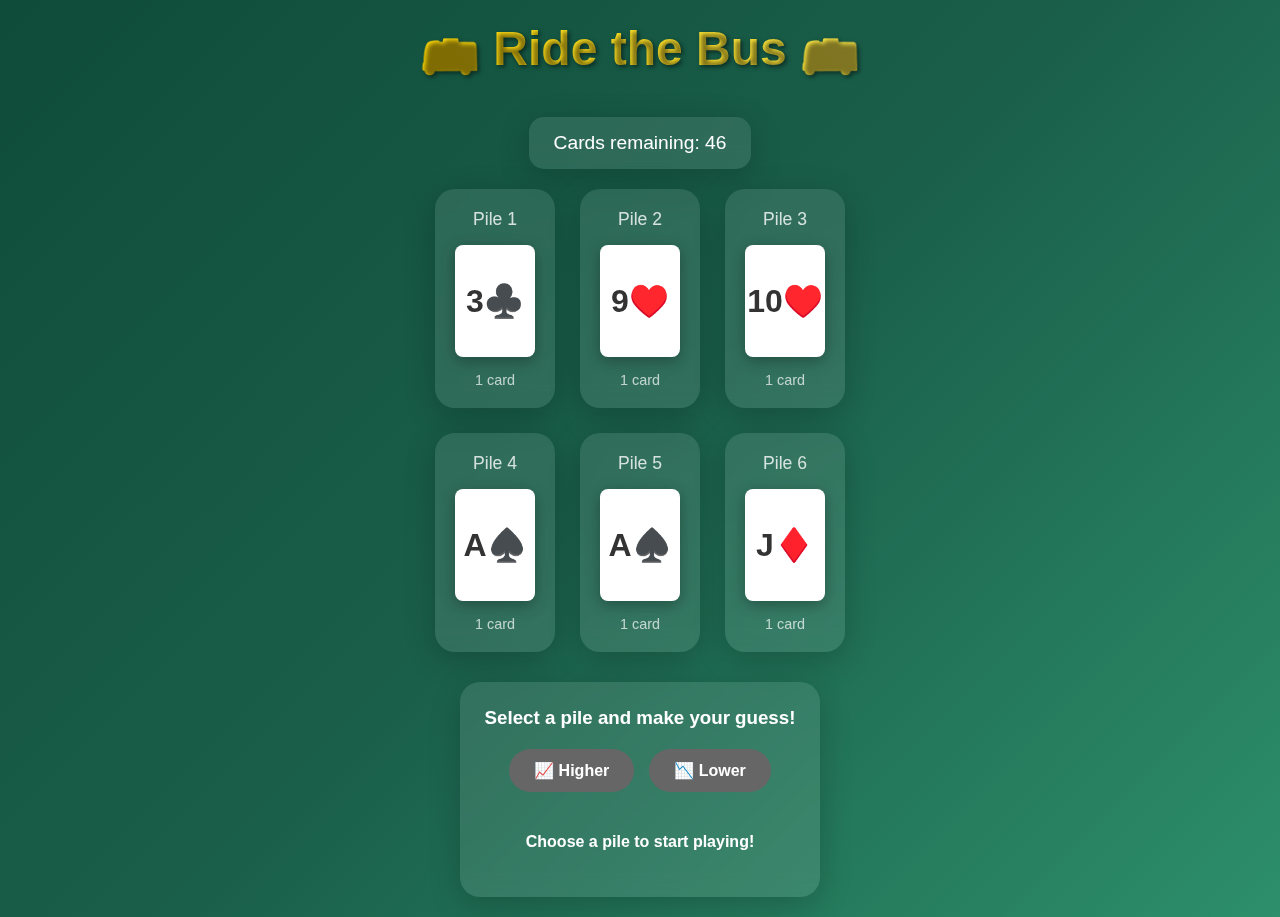
<file: index.html>
<!DOCTYPE html>
<html lang="en">
<head>
    <meta charset="UTF-8">
    <meta name="viewport" content="width=device-width, initial-scale=1.0">
    <title>Ride the Bus</title>
    <link rel="stylesheet" href="styles.css">
</head>
<body>
    <div class="game-header">
        <h1>🚌 Ride the Bus 🚌</h1>
    </div>

    <div class="deck-info">
        <span id="deck-count">Cards remaining: 46</span>
    </div>

    <div class="piles-container" id="piles-container">
        <!-- Piles will be generated by JS -->
    </div>

    <div class="controls" id="controls">
        <h3>Select a pile and make your guess!</h3>
        <div class="button-group">
            <button class="higher-btn" id="higher-btn" disabled>📈 Higher</button>
            <button class="lower-btn" id="lower-btn" disabled>📉 Lower</button>
        </div>
        <div class="message" id="message">Choose a pile to start playing!</div>
    </div>

    <script src="game.js"></script>
</body>
</html>
</file>
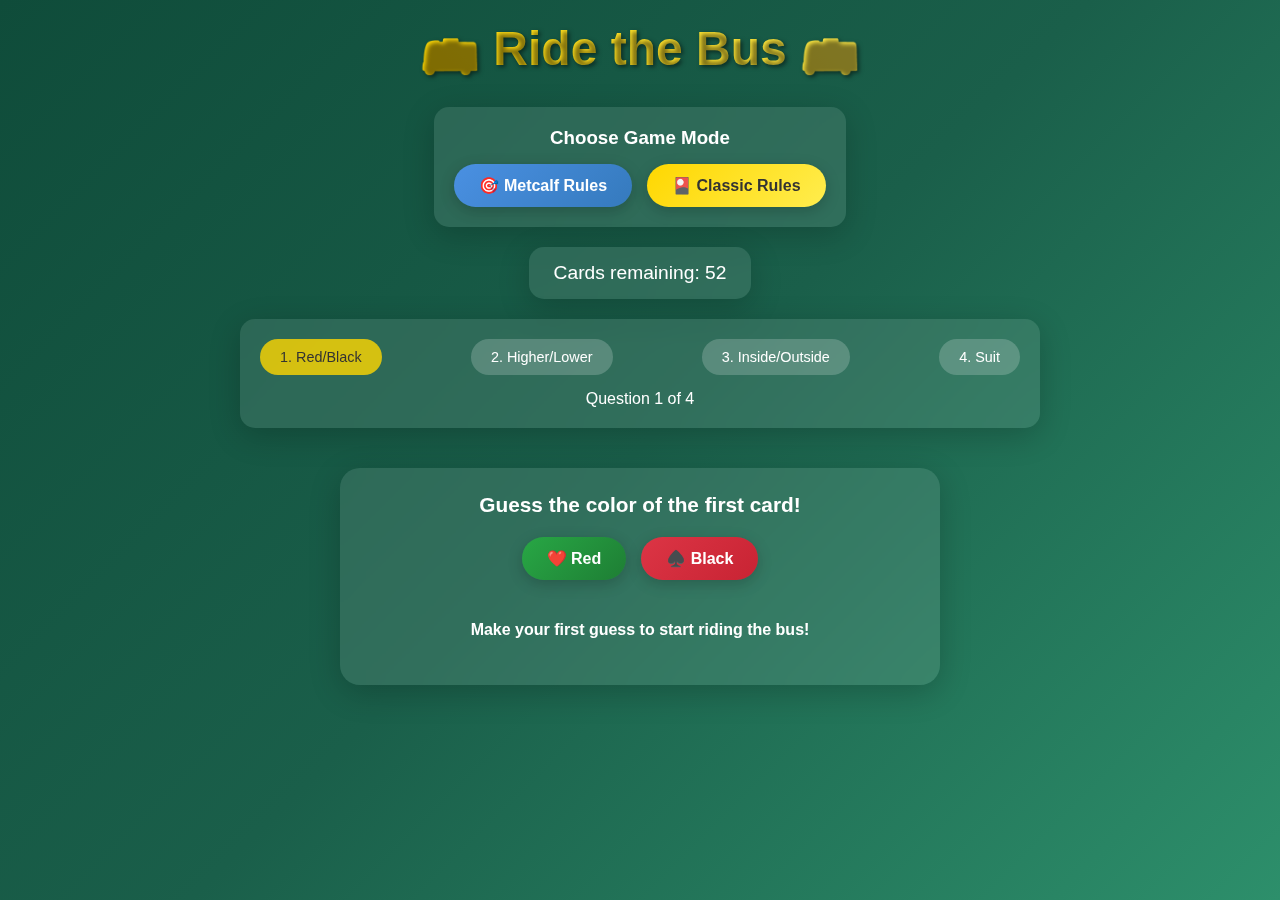
<file: new.html>
<!DOCTYPE html>
<html lang="en">
<head>
    <meta charset="UTF-8">
    <meta name="viewport" content="width=device-width, initial-scale=1.0">
    <title>Ride the Bus - Enhanced</title>
    <style>
        * {
            margin: 0;
            padding: 0;
            box-sizing: border-box;
        }

        body {
            font-family: 'Arial', sans-serif;
            background: linear-gradient(135deg, #0f4c3a, #1a5f4a, #2d8f6b);
            color: white;
            min-height: 100vh;
            display: flex;
            flex-direction: column;
            align-items: center;
            padding: 20px;
        }

        .game-header {
            text-align: center;
            margin-bottom: 20px;
        }

        .game-header h1 {
            font-size: 3rem;
            text-shadow: 2px 2px 4px rgba(0,0,0,0.5);
            margin-bottom: 10px;
            background: linear-gradient(45deg, #ffd700, #ffed4e);
            -webkit-background-clip: text;
            -webkit-text-fill-color: transparent;
            background-clip: text;
        }

        .mode-selector {
            background: rgba(255,255,255,0.1);
            padding: 20px;
            border-radius: 15px;
            backdrop-filter: blur(10px);
            margin-bottom: 20px;
            text-align: center;
            box-shadow: 0 8px 32px rgba(0,0,0,0.2);
        }

        .mode-buttons {
            display: flex;
            gap: 15px;
            justify-content: center;
            margin-top: 15px;
        }

        .mode-btn {
            background: linear-gradient(135deg, #4a90e2, #357abd);
            color: white;
            border: none;
            padding: 12px 25px;
            border-radius: 25px;
            font-size: 1rem;
            font-weight: bold;
            cursor: pointer;
            transition: all 0.3s ease;
            box-shadow: 0 4px 15px rgba(0,0,0,0.2);
        }

        .mode-btn:hover {
            transform: translateY(-2px);
            box-shadow: 0 6px 20px rgba(0,0,0,0.3);
        }

        .mode-btn.active {
            background: linear-gradient(135deg, #ffd700, #ffed4e);
            color: #333;
        }

        .deck-info {
            background: rgba(255,255,255,0.1);
            padding: 15px 25px;
            border-radius: 15px;
            backdrop-filter: blur(10px);
            margin-bottom: 20px;
            font-size: 1.2rem;
            box-shadow: 0 8px 32px rgba(0,0,0,0.2);
        }

        /* Metcalf Mode Styles */
        .piles-container {
            display: grid;
            grid-template-columns: repeat(3, 1fr);
            gap: 25px;
            margin-bottom: 30px;
            max-width: 900px;
            width: 100%;
        }

        .pile {
            background: rgba(255,255,255,0.1);
            border-radius: 20px;
            padding: 20px;
            text-align: center;
            backdrop-filter: blur(10px);
            box-shadow: 0 8px 32px rgba(0,0,0,0.2);
            transition: all 0.3s ease;
            cursor: pointer;
            position: relative;
            overflow: hidden;
        }

        .pile:hover {
            transform: translateY(-5px);
            box-shadow: 0 15px 40px rgba(0,0,0,0.3);
            background: rgba(255,255,255,0.15);
        }

        .pile.selected {
            background: rgba(255, 215, 0, 0.2);
            border: 2px solid #ffd700;
            box-shadow: 0 0 20px rgba(255, 215, 0, 0.4);
        }

        .pile-header {
            font-size: 1.1rem;
            margin-bottom: 15px;
            opacity: 0.8;
        }

        .pile-count {
            font-size: 0.9rem;
            opacity: 0.7;
        }

        /* Classic Mode Styles */
        .classic-container {
            max-width: 800px;
            width: 100%;
            text-align: center;
        }

        .question-progress {
            background: rgba(255,255,255,0.1);
            padding: 20px;
            border-radius: 15px;
            backdrop-filter: blur(10px);
            margin-bottom: 20px;
            box-shadow: 0 8px 32px rgba(0,0,0,0.2);
        }

        .progress-bar {
            display: flex;
            justify-content: space-between;
            margin-bottom: 15px;
        }

        .progress-step {
            background: rgba(255,255,255,0.2);
            padding: 10px 20px;
            border-radius: 20px;
            font-size: 0.9rem;
            transition: all 0.3s ease;
        }

        .progress-step.completed {
            background: rgba(40, 167, 69, 0.8);
        }

        .progress-step.current {
            background: rgba(255, 215, 0, 0.8);
            color: #333;
        }

        .cards-display {
            display: flex;
            gap: 15px;
            justify-content: center;
            margin-bottom: 20px;
            flex-wrap: wrap;
        }

        .card {
            width: 80px;
            height: 112px;
            background: white;
            border-radius: 8px;
            display: flex;
            align-items: center;
            justify-content: center;
            font-size: 1.8rem;
            font-weight: bold;
            color: #333;
            box-shadow: 0 4px 15px rgba(0,0,0,0.3);
            position: relative;
            transition: all 0.5s ease;
            transform-style: preserve-3d;
        }

        .card.hidden {
            background: linear-gradient(135deg, #2c3e50, #3498db);
            color: white;
            font-size: 1rem;
        }

        .card.flipping {
            animation: cardFlip 0.8s ease-in-out;
        }

        .card.new-card {
            animation: cardDeal 0.6s ease-out;
        }

        @keyframes cardFlip {
            0% { transform: rotateY(0deg); }
            50% { transform: rotateY(90deg) scale(1.1); }
            100% { transform: rotateY(0deg); }
        }

        @keyframes cardDeal {
            0% { 
                transform: translateY(-100px) rotate(180deg) scale(0.5);
                opacity: 0;
            }
            100% { 
                transform: translateY(0) rotate(0deg) scale(1);
                opacity: 1;
            }
        }

        .controls {
            background: rgba(255,255,255,0.1);
            padding: 25px;
            border-radius: 20px;
            backdrop-filter: blur(10px);
            box-shadow: 0 8px 32px rgba(0,0,0,0.2);
            text-align: center;
            max-width: 600px;
            width: 100%;
        }

        .controls h3 {
            margin-bottom: 20px;
            font-size: 1.3rem;
        }

        .button-group {
            display: flex;
            gap: 15px;
            justify-content: center;
            margin-bottom: 20px;
            flex-wrap: wrap;
        }

        button {
            background: linear-gradient(135deg, #4a90e2, #357abd);
            color: white;
            border: none;
            padding: 12px 25px;
            border-radius: 25px;
            font-size: 1rem;
            font-weight: bold;
            cursor: pointer;
            transition: all 0.3s ease;
            box-shadow: 0 4px 15px rgba(0,0,0,0.2);
        }

        button:hover {
            transform: translateY(-2px);
            box-shadow: 0 6px 20px rgba(0,0,0,0.3);
            background: linear-gradient(135deg, #5ba0f2, #4080cd);
        }

        button:disabled {
            background: #666;
            cursor: not-allowed;
            transform: none;
            box-shadow: none;
        }

        .higher-btn, .red-btn, .inside-btn {
            background: linear-gradient(135deg, #28a745, #1e7e34);
        }

        .higher-btn:hover:not(:disabled), .red-btn:hover:not(:disabled), .inside-btn:hover:not(:disabled) {
            background: linear-gradient(135deg, #34ce57, #218838);
        }

        .lower-btn, .black-btn, .outside-btn {
            background: linear-gradient(135deg, #dc3545, #c82333);
        }

        .lower-btn:hover:not(:disabled), .black-btn:hover:not(:disabled), .outside-btn:hover:not(:disabled) {
            background: linear-gradient(135deg, #e74c3c, #dc3545);
        }

        .suit-btn {
            background: linear-gradient(135deg, #6f42c1, #5a369f);
            min-width: 80px;
        }

        .suit-btn:hover:not(:disabled) {
            background: linear-gradient(135deg, #7952d1, #6f42c1);
        }

        .message {
            margin-top: 20px;
            padding: 15px 20px;
            border-radius: 10px;
            font-weight: bold;
            text-align: center;
            min-height: 60px;
            display: flex;
            align-items: center;
            justify-content: center;
            transition: all 0.3s ease;
        }

        .message.correct {
            background: rgba(40, 167, 69, 0.8);
            animation: messageSlide 0.5s ease-out;
        }

        .message.wrong {
            background: rgba(220, 53, 69, 0.8);
            animation: messageSlide 0.5s ease-out;
        }

        .message.same {
            background: rgba(255, 193, 7, 0.8);
            color: #333;
            animation: messageSlide 0.5s ease-out;
        }

        .message.game-over {
            background: rgba(108, 117, 125, 0.8);
            animation: messageSlide 0.5s ease-out;
        }

        @keyframes messageSlide {
            0% { transform: translateY(20px); opacity: 0; }
            100% { transform: translateY(0); opacity: 1; }
        }

        .game-over {
            text-align: center;
            margin-top: 30px;
        }

        .restart-btn {
            background: linear-gradient(135deg, #ffc107, #e0a800);
            color: #333;
            margin-top: 15px;
        }

        .restart-btn:hover {
            background: linear-gradient(135deg, #ffcd39, #ffc107);
        }

        .hidden {
            display: none;
        }

        @media (max-width: 768px) {
            .piles-container {
                grid-template-columns: repeat(2, 1fr);
                gap: 15px;
            }
            
            .game-header h1 {
                font-size: 2rem;
            }
            
            .button-group {
                flex-direction: column;
                align-items: center;
            }

            .mode-buttons {
                flex-direction: column;
            }

            .progress-bar {
                flex-direction: column;
                gap: 10px;
            }
        }
    </style>
</head>
<body>
    <div class="game-header">
        <h1>🚌 Ride the Bus 🚌</h1>
    </div>

    <div class="mode-selector">
        <h3>Choose Game Mode</h3>
        <div class="mode-buttons">
            <button class="mode-btn" id="metcalf-btn">🎯 Metcalf Rules</button>
            <button class="mode-btn active" id="classic-btn">🎴 Classic Rules</button>
        </div>
    </div>

    <div class="deck-info">
        <span id="deck-count">Cards remaining: 52</span>
    </div>

    <!-- Metcalf Mode -->
    <div class="piles-container hidden" id="metcalf-game">
        <!-- Piles will be generated by JS -->
    </div>

    <!-- Classic Mode -->
    <div class="classic-container" id="classic-game">
        <div class="question-progress">
            <div class="progress-bar">
                <div class="progress-step current" id="step-1">1. Red/Black</div>
                <div class="progress-step" id="step-2">2. Higher/Lower</div>
                <div class="progress-step" id="step-3">3. Inside/Outside</div>
                <div class="progress-step" id="step-4">4. Suit</div>
            </div>
            <div id="progress-text">Question 1 of 4</div>
        </div>

        <div class="cards-display" id="cards-display">
            <div class="card hidden" id="card-back">🎴</div>
        </div>
    </div>

    <div class="controls" id="controls">
        <h3 id="control-title">Guess the color of the first card!</h3>
        <div class="button-group" id="button-group">
            <button class="red-btn" id="red-btn">❤️ Red</button>
            <button class="black-btn" id="black-btn">♠️ Black</button>
        </div>
        <div class="message" id="message">Make your first guess to start riding the bus!</div>
    </div>

    <script>
        class RidetheBusGame {
            constructor() {
                this.mode = 'classic'; // 'classic' or 'metcalf'
                this.deck = [];
                this.piles = [];
                this.selectedPile = null;
                this.gameOver = false;
                
                // Classic mode properties
                this.currentStep = 1;
                this.revealedCards = [];
                this.totalSips = 0;
                
                this.initGame();
                this.setupEventListeners();
            }

            setupEventListeners() {
                // Mode switching
                document.getElementById('metcalf-btn').addEventListener('click', () => {
                    this.switchMode('metcalf');
                });
                
                document.getElementById('classic-btn').addEventListener('click', () => {
                    this.switchMode('classic');
                });

                // Classic mode buttons
                this.setupClassicButtons();
                
                // Metcalf mode buttons will be set up when mode is switched
            }

            setupClassicButtons() {
                const buttons = ['red-btn', 'black-btn', 'higher-btn', 'lower-btn', 'inside-btn', 'outside-btn'];
                const suitButtons = ['hearts-btn', 'diamonds-btn', 'clubs-btn', 'spades-btn'];
                
                buttons.forEach(id => {
                    const btn = document.getElementById(id);
                    if (btn) {
                        btn.addEventListener('click', (e) => {
                            this.handleClassicGuess(e.target.id);
                        });
                    }
                });
                
                suitButtons.forEach(id => {
                    const btn = document.getElementById(id);
                    if (btn) {
                        btn.addEventListener('click', (e) => {
                            this.handleClassicGuess(e.target.id);
                        });
                    }
                });
            }

            switchMode(newMode) {
                this.mode = newMode;
                
                // Update mode buttons
                document.querySelectorAll('.mode-btn').forEach(btn => btn.classList.remove('active'));
                document.getElementById(`${newMode}-btn`).classList.add('active');
                
                // Show/hide appropriate containers
                if (newMode === 'metcalf') {
                    document.getElementById('metcalf-game').classList.remove('hidden');
                    document.getElementById('classic-game').classList.add('hidden');
                } else {
                    document.getElementById('metcalf-game').classList.add('hidden');
                    document.getElementById('classic-game').classList.remove('hidden');
                }
                
                this.initGame();
            }

            initGame() {
                console.log(`Initializing ${this.mode} mode...`);
                
                // Create and shuffle deck
                this.deck = [];
                for (let value = 1; value <= 13; value++) {
                    for (let suit of ['♠️', '♥️', '♦️', '♣️']) {
                        this.deck.push({ value, suit });
                    }
                }
                this.shuffleDeck();
                
                if (this.mode === 'metcalf') {
                    this.initMetcalfMode();
                } else {
                    this.initClassicMode();
                }
                
                this.gameOver = false;
            }

            initMetcalfMode() {
                // Initialize 6 piles with one card each
                this.piles = [];
                for (let i = 0; i < 6; i++) {
                    this.piles.push([this.deck.pop()]);
                }
                
                this.selectedPile = null;
                this.renderMetcalfGame();
                this.updateMessage("Choose a pile to start playing!");
                this.setupMetcalfButtons();
            }

            initClassicMode() {
                this.currentStep = 1;
                this.revealedCards = [];
                this.totalSips = 0;
                
                this.renderClassicGame();
                this.updateMessage("Make your first guess to start riding the bus!");
                this.updateControls();
            }

            shuffleDeck() {
                for (let i = this.deck.length - 1; i > 0; i--) {
                    const j = Math.floor(Math.random() * (i + 1));
                    [this.deck[i], this.deck[j]] = [this.deck[j], this.deck[i]];
                }
            }

            // Metcalf Mode Methods
            setupMetcalfButtons() {
                const higherBtn = document.getElementById('higher-btn');
                const lowerBtn = document.getElementById('lower-btn');
                
                if (higherBtn && lowerBtn) {
                    higherBtn.replaceWith(higherBtn.cloneNode(true));
                    lowerBtn.replaceWith(lowerBtn.cloneNode(true));
                    
                    document.getElementById('higher-btn').addEventListener('click', () => {
                        this.makeMetcalfGuess('h');
                    });
                    
                    document.getElementById('lower-btn').addEventListener('click', () => {
                        this.makeMetcalfGuess('l');
                    });
                }
            }

            renderMetcalfGame() {
                const container = document.getElementById('metcalf-game');
                container.innerHTML = '';

                this.piles.forEach((pile, index) => {
                    const pileElement = document.createElement('div');
                    pileElement.className = 'pile';
                    pileElement.addEventListener('click', () => this.selectPile(index));
                    
                    pileElement.innerHTML = `
                        <div class="pile-header">Pile ${index + 1}</div>
                        <div class="card" id="card-${index}">
                            ${this.getCardDisplay(pile[pile.length - 1])}
                        </div>
                        <div class="pile-count">${pile.length} card${pile.length !== 1 ? 's' : ''}</div>
                    `;
                    
                    container.appendChild(pileElement);
                });

                // Update controls for Metcalf mode
                const controls = document.getElementById('controls');
                controls.innerHTML = `
                    <h3>Select a pile and make your guess!</h3>
                    <div class="button-group">
                        <button class="higher-btn" id="higher-btn" disabled>📈 Higher</button>
                        <button class="lower-btn" id="lower-btn" disabled>📉 Lower</button>
                    </div>
                    <div class="message" id="message">Choose a pile to start playing!</div>
                `;

                this.setupMetcalfButtons();
                document.getElementById('deck-count').textContent = `Cards remaining: ${this.deck.length}`;
            }

            selectPile(index) {
                if (this.gameOver || this.deck.length === 0) return;

                document.querySelectorAll('.pile').forEach(pile => {
                    pile.classList.remove('selected');
                });

                document.querySelectorAll('.pile')[index].classList.add('selected');
                this.selectedPile = index;

                document.getElementById('higher-btn').disabled = false;
                document.getElementById('lower-btn').disabled = false;

                this.updateMessage(`Pile ${index + 1} selected. Will the next card be Higher or Lower than ${this.piles[index][this.piles[index].length - 1].value}?`);
            }

            makeMetcalfGuess(guess) {
                if (this.selectedPile === null || this.gameOver || this.deck.length === 0) return;

                const pileIndex = this.selectedPile;
                const oldCard = this.piles[pileIndex][this.piles[pileIndex].length - 1];
                const newCard = this.deck.pop();

                document.getElementById('higher-btn').disabled = true;
                document.getElementById('lower-btn').disabled = true;

                this.piles[pileIndex].push(newCard);

                const cardElement = document.getElementById(`card-${pileIndex}`);
                cardElement.classList.add('flipping');

                setTimeout(() => {
                    cardElement.innerHTML = this.getCardDisplay(newCard);
                    cardElement.classList.remove('flipping');
                    cardElement.classList.add('new-card');
                    
                    setTimeout(() => {
                        cardElement.classList.remove('new-card');
                    }, 600);

                    this.checkMetcalfGuess(oldCard, newCard, guess, pileIndex);
                    
                    const pileElement = cardElement.parentElement;
                    const pileCountElement = pileElement.querySelector('.pile-count');
                    pileCountElement.textContent = `${this.piles[pileIndex].length} card${this.piles[pileIndex].length !== 1 ? 's' : ''}`;
                    
                    document.getElementById('deck-count').textContent = `Cards remaining: ${this.deck.length}`;
                    
                    this.selectedPile = null;
                    document.querySelectorAll('.pile').forEach(pile => {
                        pile.classList.remove('selected');
                    });

                    if (this.deck.length === 0) {
                        this.endGame();
                    }
                }, 400);
            }

            checkMetcalfGuess(oldCard, newCard, guess, pileIndex) {
                const pileSize = this.piles[pileIndex].length;

                if (newCard.value === oldCard.value) {
                    const sips = pileSize * 2;
                    this.updateMessage(`Same card! Drink ${sips} sips (double pile size).`, 'same');
                } else if ((guess === 'h' && newCard.value > oldCard.value) || (guess === 'l' && newCard.value < oldCard.value)) {
                    this.updateMessage("Correct guess! No drinks. 🎉", 'correct');
                } else {
                    const sips = pileSize;
                    this.updateMessage(`Wrong guess! Drink ${sips} sips. 🍺`, 'wrong');
                }
            }

            // Classic Mode Methods
            renderClassicGame() {
                this.updateProgressBar();
                this.renderCards();
                document.getElementById('deck-count').textContent = `Cards remaining: ${this.deck.length}`;
            }

            updateProgressBar() {
                for (let i = 1; i <= 4; i++) {
                    const step = document.getElementById(`step-${i}`);
                    step.classList.remove('current', 'completed');
                    
                    if (i < this.currentStep) {
                        step.classList.add('completed');
                    } else if (i === this.currentStep) {
                        step.classList.add('current');
                    }
                }
                
                document.getElementById('progress-text').textContent = 
                    this.currentStep <= 4 ? `Question ${this.currentStep} of 4` : 'All questions completed!';
            }

            renderCards() {
                const container = document.getElementById('cards-display');
                container.innerHTML = '';
                
                // Show revealed cards
                this.revealedCards.forEach((card, index) => {
                    const cardElement = document.createElement('div');
                    cardElement.className = 'card';
                    cardElement.innerHTML = this.getCardDisplay(card);
                    container.appendChild(cardElement);
                });
                
                // Show card back for next card if not at end
                if (this.currentStep <= 4) {
                    const cardBack = document.createElement('div');
                    cardBack.className = 'card hidden';
                    cardBack.innerHTML = '🎴';
                    container.appendChild(cardBack);
                }
            }

            updateControls() {
                const controlTitle = document.getElementById('control-title');
                const buttonGroup = document.getElementById('button-group');
                
                switch (this.currentStep) {
                    case 1:
                        controlTitle.textContent = 'Guess the color of the first card!';
                        buttonGroup.innerHTML = `
                            <button class="red-btn" id="red-btn">❤️ Red</button>
                            <button class="black-btn" id="black-btn">♠️ Black</button>
                        `;
                        break;
                    case 2:
                        controlTitle.textContent = 'Will the second card be higher or lower?';
                        buttonGroup.innerHTML = `
                            <button class="higher-btn" id="higher-btn">📈 Higher</button>
                            <button class="lower-btn" id="lower-btn">📉 Lower</button>
                        `;
                        break;
                    case 3:
                        const [card1, card2] = this.revealedCards;
                        const low = Math.min(card1.value, card2.value);
                        const high = Math.max(card1.value, card2.value);
                        controlTitle.textContent = `Will the third card be inside or outside ${low}-${high}?`;
                        buttonGroup.innerHTML = `
                            <button class="inside-btn" id="inside-btn">📍 Inside (${low}-${high})</button>
                            <button class="outside-btn" id="outside-btn">🌍 Outside</button>
                        `;
                        break;
                    case 4:
                        controlTitle.textContent = 'What suit will the fourth card be?';
                        buttonGroup.innerHTML = `
                            <button class="suit-btn" id="hearts-btn">♥️ Hearts</button>
                            <button class="suit-btn" id="diamonds-btn">♦️ Diamonds</button>
                            <button class="suit-btn" id="clubs-btn">♣️ Clubs</button>
                            <button class="suit-btn" id="spades-btn">♠️ Spades</button>
                        `;
                        break;
                }
                
                this.setupClassicButtons();
            }

            handleClassicGuess(buttonId) {
                if (this.gameOver || this.deck.length === 0) return;
                
                const newCard = this.deck.pop();
                let correct = false;
                let guess = '';
                
                // Determine what was guessed and if it's correct
                switch (this.currentStep) {
                    case 1:
                        guess = buttonId === 'red-btn' ? 'red' : 'black';
                        const isRed = newCard.suit === '♥️' || newCard.suit === '♦️';
                        correct = (guess === 'red' && isRed) || (guess === 'black' && !isRed);
                        break;
                    case 2:
                        guess = buttonId === 'higher-btn' ? 'higher' : 'lower';
                        const prevCard = this.revealedCards[0];
                        correct = (guess === 'higher' && newCard.value > prevCard.value) || 
                                 (guess === 'lower' && newCard.value < prevCard.value);
                        break;
                    case 3:
                        guess = buttonId === 'inside-btn' ? 'inside' : 'outside';
                        const [card1, card2] = this.revealedCards;
</file>
<file: styles.css>
* {
    margin: 0;
    padding: 0;
    box-sizing: border-box;
}

body {
    font-family: 'Arial', sans-serif;
    background: linear-gradient(135deg, #0f4c3a, #1a5f4a, #2d8f6b);
    color: white;
    min-height: 100vh;
    display: flex;
    flex-direction: column;
    align-items: center;
    padding: 20px;
}

.game-header {
    text-align: center;
    margin-bottom: 30px;
}

.game-header h1 {
    font-size: 3rem;
    text-shadow: 2px 2px 4px rgba(0,0,0,0.5);
    margin-bottom: 10px;
    background: linear-gradient(45deg, #ffd700, #ffed4e);
    -webkit-background-clip: text;
    -webkit-text-fill-color: transparent;
    background-clip: text;
}

.mode-selector {
    background: rgba(255,255,255,0.1);
    padding: 20px;
    border-radius: 15px;
    backdrop-filter: blur(10px);
    margin-bottom: 20px;
    text-align: center;
}

.mode-buttons {
    display: flex;
    gap: 15px;
    justify-content: center;
    margin-top: 15px;
}

.mode-btn {
    background: linear-gradient(135deg, #4a90e2, #357abd);
    color: white;
    border: none;
    padding: 12px 25px;
    border-radius: 25px;
    font-size: 1rem;
    font-weight: bold;
    cursor: pointer;
    transition: all 0.3s ease;
    box-shadow: 0 4px 15px rgba(0,0,0,0.2);
}

.mode-btn:hover {
    transform: translateY(-2px);
    box-shadow: 0 6px 20px rgba(0,0,0,0.3);
}

.mode-btn.active {
    background: linear-gradient(135deg, #ffd700, #ffed4e);
    color: #333;
}

.game-container {
    display: none;
    width: 100%;
    max-width: 800px;
}

.game-container.active {
    display: block;
}

/* Metcalf Mode Styles */
.deck-info {
    background: rgba(255,255,255,0.1);
    padding: 15px 25px;
    border-radius: 15px;
    backdrop-filter: blur(10px);
    margin-bottom: 20px;
    font-size: 1.2rem;
    box-shadow: 0 8px 32px rgba(0,0,0,0.2);
    text-align: center;
}

.piles-container {
    display: grid;
    grid-template-columns: repeat(3, 1fr);
    gap: 25px;
    margin-bottom: 30px;
}

.pile {
    background: rgba(255,255,255,0.1);
    border-radius: 20px;
    padding: 20px;
    text-align: center;
    backdrop-filter: blur(10px);
    box-shadow: 0 8px 32px rgba(0,0,0,0.2);
    transition: all 0.3s ease;
    cursor: pointer;
}

.pile:hover {
    transform: translateY(-5px);
    box-shadow: 0 15px 40px rgba(0,0,0,0.3);
    background: rgba(255,255,255,0.15);
}

.pile.selected {
    background: rgba(255, 215, 0, 0.2);
    border: 2px solid #ffd700;
    box-shadow: 0 0 20px rgba(255, 215, 0, 0.4);
}

.pile-header {
    font-size: 1.1rem;
    margin-bottom: 15px;
    opacity: 0.8;
}

.card {
    width: 80px;
    height: 112px;
    background: white;
    border-radius: 8px;
    margin: 0 auto 15px;
    display: flex;
    align-items: center;
    justify-content: center;
    font-size: 2rem;
    font-weight: bold;
    color: #333;
    box-shadow: 0 4px 15px rgba(0,0,0,0.3);
    transition: all 0.5s ease;
}

.card.flipping {
    animation: cardFlip 0.8s ease-in-out;
}

@keyframes cardFlip {
    0% { transform: rotateY(0deg); }
    50% { transform: rotateY(90deg) scale(1.1); }
    100% { transform: rotateY(0deg); }
}

.pile-count {
    font-size: 0.9rem;
    opacity: 0.7;
}

/* Classic Mode Styles */
.classic-game {
    text-align: center;
}

.progress-container {
    background: rgba(255,255,255,0.1);
    padding: 20px;
    border-radius: 15px;
    backdrop-filter: blur(10px);
    margin-bottom: 20px;
    box-shadow: 0 8px 32px rgba(0,0,0,0.2);
}

.progress-bar {
    display: flex;
    justify-content: space-between;
    margin-bottom: 20px;
}

.progress-step {
    width: 60px;
    height: 60px;
    border-radius: 50%;
    display: flex;
    align-items: center;
    justify-content: center;
    font-weight: bold;
    font-size: 0.9rem;
    transition: all 0.3s ease;
}

.progress-step.completed {
    background: #28a745;
    color: white;
}

.progress-step.active {
    background: #ffd700;
    color: #333;
    animation: pulse 1s infinite;
}

.progress-step.pending {
    background: rgba(255,255,255,0.2);
    color: rgba(255,255,255,0.7);
}

@keyframes pulse {
    0% { transform: scale(1); }
    50% { transform: scale(1.1); }
    100% { transform: scale(1); }
}

.cards-display {
    display: flex;
    justify-content: center;
    gap: 20px;
    margin: 30px 0;
    flex-wrap: wrap;
}

.classic-card {
    width: 100px;
    height: 140px;
    background: white;
    border-radius: 10px;
    display: flex;
    align-items: center;
    justify-content: center;
    font-size: 2.5rem;
    font-weight: bold;
    color: #333;
    box-shadow: 0 6px 20px rgba(0,0,0,0.3);
    transition: all 0.5s ease;
    position: relative;
}

.classic-card.hidden {
    background: linear-gradient(135deg, #1a5f4a, #2d8f6b);
    color: white;
    font-size: 1rem;
}

.classic-card.flipping {
    animation: cardFlip 0.8s ease-in-out;
}

.controls {
    background: rgba(255,255,255,0.1);
    padding: 25px;
    border-radius: 20px;
    backdrop-filter: blur(10px);
    box-shadow: 0 8px 32px rgba(0,0,0,0.2);
    text-align: center;
}

.button-group {
    display: flex;
    gap: 15px;
    justify-content: center;
    margin: 20px 0;
    flex-wrap: wrap;
}

button {
    background: linear-gradient(135deg, #4a90e2, #357abd);
    color: white;
    border: none;
    padding: 12px 25px;
    border-radius: 25px;
    font-size: 1rem;
    font-weight: bold;
    cursor: pointer;
    transition: all 0.3s ease;
    box-shadow: 0 4px 15px rgba(0,0,0,0.2);
}

button:hover:not(:disabled) {
    transform: translateY(-2px);
    box-shadow: 0 6px 20px rgba(0,0,0,0.3);
}

button:disabled {
    background: #666;
    cursor: not-allowed;
    transform: none;
    box-shadow: none;
}

.red-btn {
    background: linear-gradient(135deg, #dc3545, #c82333);
}

.red-btn:hover:not(:disabled) {
    background: linear-gradient(135deg, #e74c3c, #dc3545);
}

.black-btn {
    background: linear-gradient(135deg, #343a40, #23272b);
}

.higher-btn {
    background: linear-gradient(135deg, #28a745, #1e7e34);
}

.higher-btn:hover:not(:disabled) {
    background: linear-gradient(135deg, #34ce57, #218838);
}

.lower-btn {
    background: linear-gradient(135deg, #dc3545, #c82333);
}

.lower-btn:hover:not(:disabled) {
    background: linear-gradient(135deg, #e74c3c, #dc3545);
}

.inside-btn {
    background: linear-gradient(135deg, #6f42c1, #59359a);
}

.outside-btn {
    background: linear-gradient(135deg, #fd7e14, #e55a00);
}

.suit-btn {
    background: linear-gradient(135deg, #20c997, #16a085);
    font-size: 1.2rem;
}

.message {
    margin-top: 20px;
    padding: 15px 20px;
    border-radius: 10px;
    font-weight: bold;
    text-align: center;
    min-height: 60px;
    display: flex;
    align-items: center;
    justify-content: center;
    transition: all 0.3s ease;
}

.message.correct {
    background: rgba(40, 167, 69, 0.8);
}

.message.wrong {
    background: rgba(220, 53, 69, 0.8);
}

.message.neutral {
    background: rgba(255,255,255,0.1);
}

.restart-btn {
    background: linear-gradient(135deg, #ffc107, #e0a800);
    color: #333;
    margin-top: 15px;
}

.restart-btn:hover {
    background: linear-gradient(135deg, #ffcd39, #ffc107);
}

@media (max-width: 768px) {
    .game-header h1 {
        font-size: 2rem;
    }
    
    .piles-container {
        grid-template-columns: repeat(2, 1fr);
        gap: 15px;
    }
    
    .mode-buttons, .button-group {
        flex-direction: column;
        align-items: center;
    }

    .cards-display {
        gap: 10px;
    }

    .classic-card {
        width: 80px;
        height: 112px;
        font-size: 2rem;
    }
}
</file>
